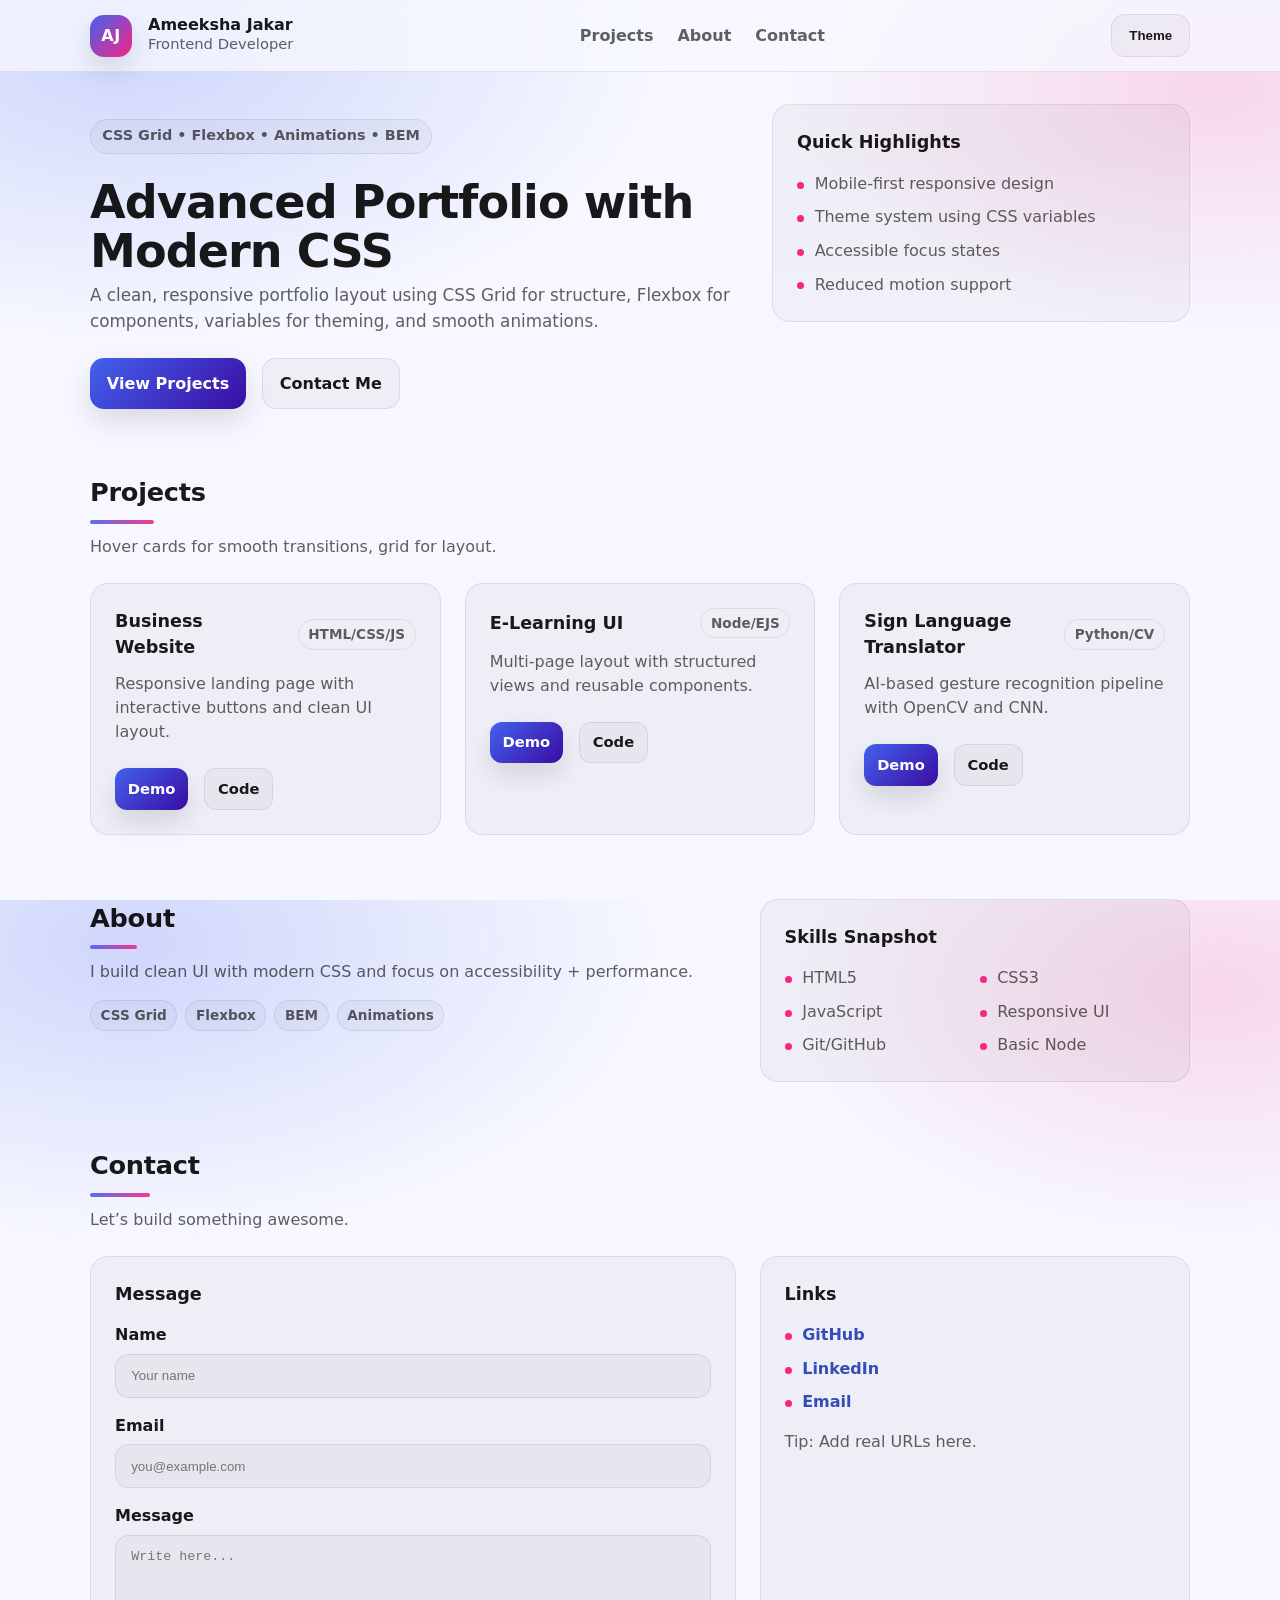
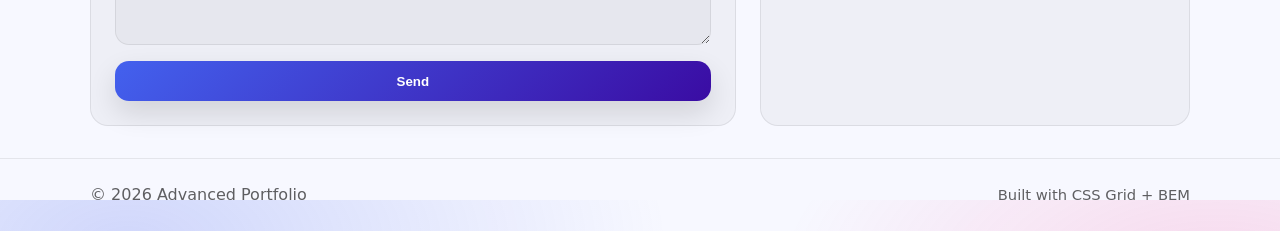
<file: advanced-portfolio/index.html>
<!doctype html>
<html lang="en" data-theme="light">
<head>
  <meta charset="utf-8" />
  <meta name="viewport" content="width=device-width, initial-scale=1" />
  <title>Advanced Portfolio</title>
  <link rel="stylesheet" href="css/style.css" />
</head>
<body>
  <a class="skip-link" href="#main">Skip to content</a>

  <div class="layout">
    <!-- HEADER -->
    <header class="header">
      <div class="container header__inner">
        <div class="header__brand">
          <span class="header__logo" aria-hidden="true">AJ</span>
          <div class="header__text">
            <p class="header__name">Ameeksha Jakar</p>
            <p class="header__role">Frontend Developer</p>
          </div>
        </div>

        <nav class="nav" aria-label="Primary">
          <ul class="nav__list">
            <li class="nav__item"><a class="nav__link" href="#projects">Projects</a></li>
            <li class="nav__item"><a class="nav__link" href="#about">About</a></li>
            <li class="nav__item"><a class="nav__link" href="#contact">Contact</a></li>
          </ul>
        </nav>

        <button class="btn btn--ghost header__theme" type="button" aria-label="Toggle theme">
          Theme
        </button>
      </div>
    </header>

    <!-- MAIN -->
    <main id="main" class="main">
      <!-- HERO -->
      <section class="hero">
        <div class="container hero__grid">
          <div class="hero__content">
            <p class="badge">CSS Grid • Flexbox • Animations • BEM</p>
            <h1 class="hero__title">Advanced Portfolio with Modern CSS</h1>
            <p class="hero__subtitle">
              A clean, responsive portfolio layout using CSS Grid for structure, Flexbox for components,
              variables for theming, and smooth animations.
            </p>

            <div class="hero__actions">
              <a class="btn btn--primary" href="#projects">View Projects</a>
              <a class="btn btn--ghost" href="#contact">Contact Me</a>
            </div>
          </div>

          <div class="hero__card card card--featured">
            <h2 class="card__title">Quick Highlights</h2>
            <ul class="list">
              <li class="list__item">Mobile-first responsive design</li>
              <li class="list__item">Theme system using CSS variables</li>
              <li class="list__item">Accessible focus states</li>
              <li class="list__item">Reduced motion support</li>
            </ul>
          </div>
        </div>
      </section>

      <!-- PROJECTS -->
      <section id="projects" class="section projects">
        <div class="container">
          <h2 class="section__title">Projects</h2>
          <p class="section__desc">Hover cards for smooth transitions, grid for layout.</p>

          <div class="projects__grid">
            <article class="card project-card">
              <div class="card__meta">
                <h3 class="card__title">Business Website</h3>
                <span class="pill">HTML/CSS/JS</span>
              </div>
              <p class="card__text">
                Responsive landing page with interactive buttons and clean UI layout.
              </p>
              <div class="card__actions">
                <a class="btn btn--small btn--primary" href="#" aria-label="Open project demo">Demo</a>
                <a class="btn btn--small btn--ghost" href="#" aria-label="Open project code">Code</a>
              </div>
            </article>

            <article class="card project-card">
              <div class="card__meta">
                <h3 class="card__title">E-Learning UI</h3>
                <span class="pill">Node/EJS</span>
              </div>
              <p class="card__text">
                Multi-page layout with structured views and reusable components.
              </p>
              <div class="card__actions">
                <a class="btn btn--small btn--primary" href="#">Demo</a>
                <a class="btn btn--small btn--ghost" href="#">Code</a>
              </div>
            </article>

            <article class="card project-card">
              <div class="card__meta">
                <h3 class="card__title">Sign Language Translator</h3>
                <span class="pill">Python/CV</span>
              </div>
              <p class="card__text">
                AI-based gesture recognition pipeline with OpenCV and CNN.
              </p>
              <div class="card__actions">
                <a class="btn btn--small btn--primary" href="#">Demo</a>
                <a class="btn btn--small btn--ghost" href="#">Code</a>
              </div>
            </article>
          </div>
        </div>
      </section>

      <!-- ABOUT -->
      <section id="about" class="section about">
        <div class="container about__grid">
          <div class="about__content">
            <h2 class="section__title">About</h2>
            <p class="section__desc">
              I build clean UI with modern CSS and focus on accessibility + performance.
            </p>
            <div class="about__tags">
              <span class="pill pill--soft">CSS Grid</span>
              <span class="pill pill--soft">Flexbox</span>
              <span class="pill pill--soft">BEM</span>
              <span class="pill pill--soft">Animations</span>
            </div>
          </div>

          <aside class="card about__card">
            <h3 class="card__title">Skills Snapshot</h3>
            <ul class="list list--cols">
              <li class="list__item">HTML5</li>
              <li class="list__item">CSS3</li>
              <li class="list__item">JavaScript</li>
              <li class="list__item">Responsive UI</li>
              <li class="list__item">Git/GitHub</li>
              <li class="list__item">Basic Node</li>
            </ul>
          </aside>
        </div>
      </section>

      <!-- CONTACT -->
      <section id="contact" class="section contact">
        <div class="container">
          <h2 class="section__title">Contact</h2>
          <p class="section__desc">Let’s build something awesome.</p>

          <div class="contact__grid">
            <div class="card contact__card">
              <h3 class="card__title">Message</h3>
              <form class="form">
                <label class="form__label">
                  Name
                  <input class="form__input" type="text" placeholder="Your name" required />
                </label>
                <label class="form__label">
                  Email
                  <input class="form__input" type="email" placeholder="you@example.com" required />
                </label>
                <label class="form__label">
                  Message
                  <textarea class="form__input form__input--area" rows="4" placeholder="Write here..." required></textarea>
                </label>
                <button class="btn btn--primary" type="submit">Send</button>
              </form>
            </div>

            <div class="card contact__card">
              <h3 class="card__title">Links</h3>
              <ul class="list">
                <li class="list__item"><a class="link" href="#">GitHub</a></li>
                <li class="list__item"><a class="link" href="#">LinkedIn</a></li>
                <li class="list__item"><a class="link" href="#">Email</a></li>
              </ul>
              <p class="muted">Tip: Add real URLs here.</p>
            </div>
          </div>
        </div>
      </section>
    </main>

    <!-- FOOTER -->
    <footer class="footer">
      <div class="container footer__inner">
        <p class="footer__text">© <span id="year"></span> Advanced Portfolio</p>
        <p class="footer__text footer__text--small">Built with CSS Grid + BEM</p>
      </div>
    </footer>
  </div>

  <script>
    document.getElementById("year").textContent = new Date().getFullYear();

    const btn = document.querySelector(".header__theme");
    btn.addEventListener("click", () => {
      const html = document.documentElement;
      const next = html.getAttribute("data-theme") === "dark" ? "light" : "dark";
      html.setAttribute("data-theme", next);
    });
  </script>
</body>
</html>
</file>
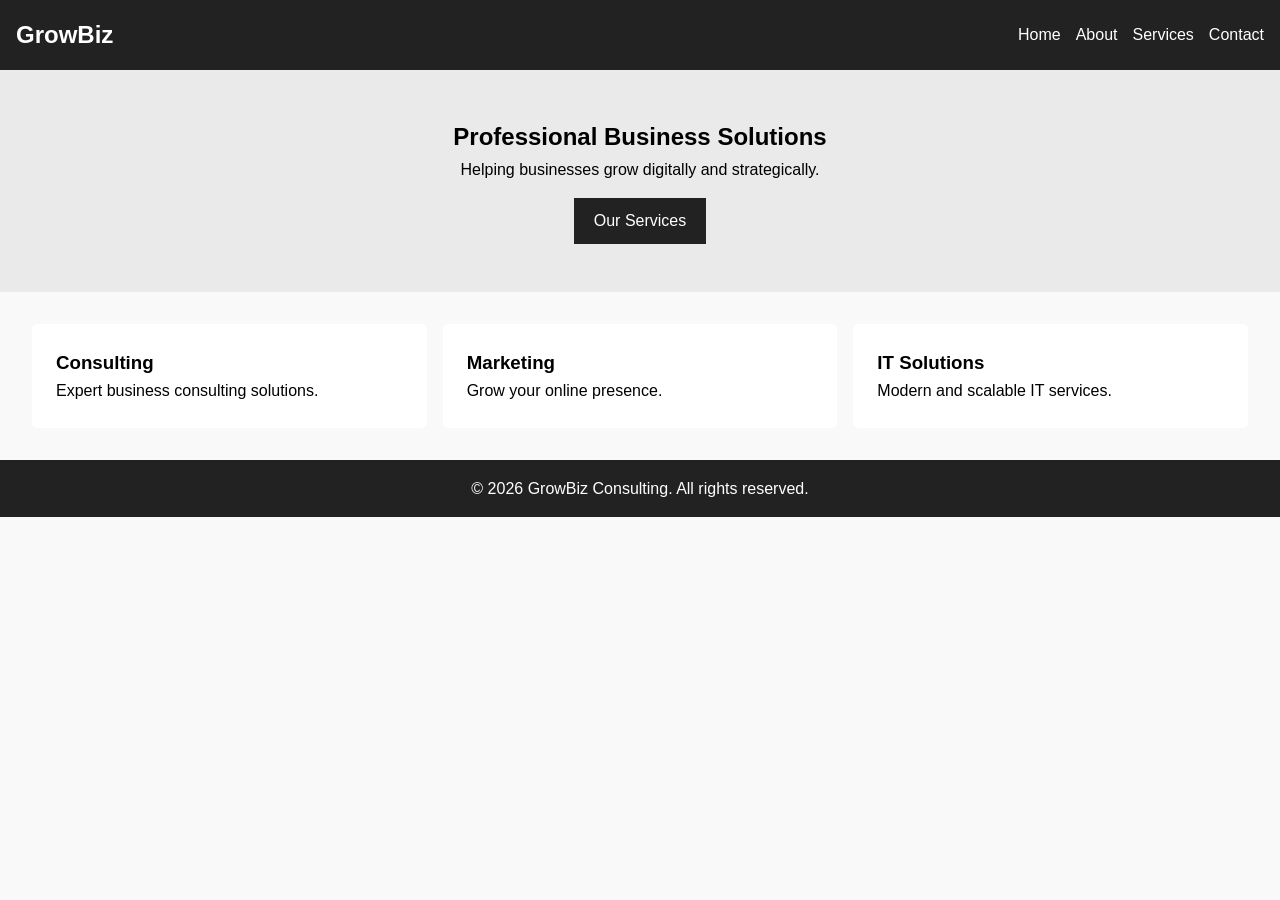
<file: buisness-website/index.html>
<!DOCTYPE html>
<html lang="en">
<head>
  <meta charset="UTF-8">
  <meta name="viewport" content="width=device-width, initial-scale=1.0">
  <title>GrowBiz Consulting</title>
  <link rel="stylesheet" href="css/style.css">
</head>
<body>

<header>
  <nav class="navbar">
    <h1>GrowBiz</h1>
    <ul>
      <li><a href="index.html">Home</a></li>
      <li><a href="about.html">About</a></li>
      <li><a href="services.html">Services</a></li>
      <li><a href="contact.html">Contact</a></li>
    </ul>
  </nav>
</header>

<section class="hero">
  <h2>Professional Business Solutions</h2>
  <p>Helping businesses grow digitally and strategically.</p>
  <a href="services.html" class="btn">Our Services</a>
</section>

<section class="services-preview">
  <div class="card">
    <h3>Consulting</h3>
    <p>Expert business consulting solutions.</p>
  </div>
  <div class="card">
    <h3>Marketing</h3>
    <p>Grow your online presence.</p>
  </div>
  <div class="card">
    <h3>IT Solutions</h3>
    <p>Modern and scalable IT services.</p>
  </div>
</section>

<footer>
  <p>© 2026 GrowBiz Consulting. All rights reserved.</p>
</footer>

</body>
</html>
</file>
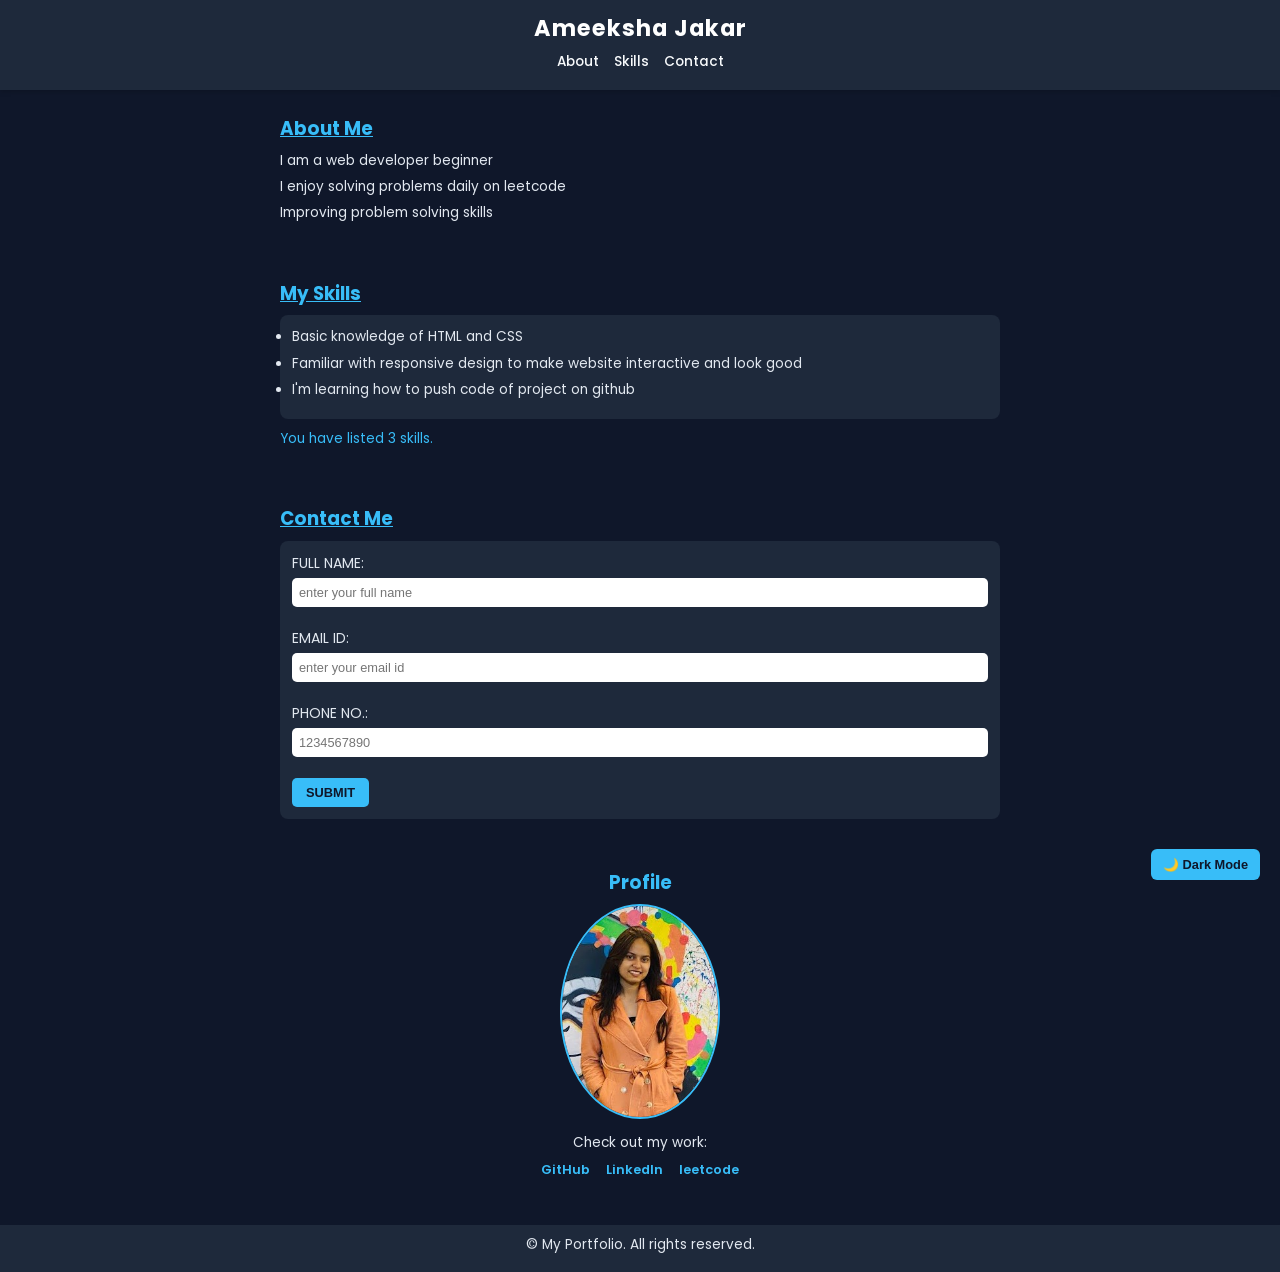
<file: week1/index.html>
<!DOCTYPE html>
<html lang="en">
<head>
    <meta charset="UTF-8">
    <meta name="viewport" content="width=device-width, initial-scale=1.0">
    <title>MY PORTFOLIO</title>
</head>
<link rel="stylesheet" href="styles.css">

<body>
    <header>
        <h1>Ameeksha Jakar</h1>
        <nav>
             <ul>
                <li><a href="#about">About</a></li>
                <li><a href="#skills">Skills</a></li>
                <li><a href="#contact">Contact</a></li>
            </ul>
        </nav>
     </header>
        <section id="about">
            <h2 style="text-decoration: underline ">About Me</h2>
            <p>I am a web developer beginner</p>
            <p>I enjoy solving problems daily on leetcode</p>
            <p>Improving problem solving skills</p>
        </section>
        <section id="skills">
                <h2 style="text-decoration: underline">My Skills</h2>
            <ul>
                <li>Basic knowledge of HTML and CSS</li>
                <li>Familiar with responsive design to make website interactive and look good</li>
                <li>I'm learning how to push code of project on github</li>
            </ul>
        </section>
        <section id="contact">
        <h2 style="text-decoration: underline">Contact Me</h2>
        <form action="#" method="post">
            <label for="name:">FULL NAME:</label><br>
            <input type="text" placeholder="enter your full name"> <br><br>
             <label for="name:">EMAIL ID:</label><br>
            <input type="text" placeholder="enter your email id"> <br><br>
             <label for="name:">PHONE NO.:</label><br>
            <input type="text" placeholder="1234567890"> <br><br>
            <button id="submit">SUBMIT</button>
        </section>
    </script>
    <section id="profile">
        <h2>Profile</h2>
        <img src="./ameeksha.jpg" alt="My Profile Picture" width="200">
        <p>Check out my work:</p>
        <ul>
            <li><a href="https://github.com/Ameeksha22/" target="_blank">GitHub</a></li>
            <li><a href="https://www.linkedin.com/in/ameeksha-jakar-221068319/" target="_blank">LinkedIn</a></li>
            <li><a href="https://leetcode.com/u/jakarameeksha/" target="_blank">leetcode</a></li>
        </ul>
    </section>
    <footer> <p>&copy; My Portfolio. All rights reserved.</p> </footer>
    <script src="script.js"></script>
</body>
</html>
</file>
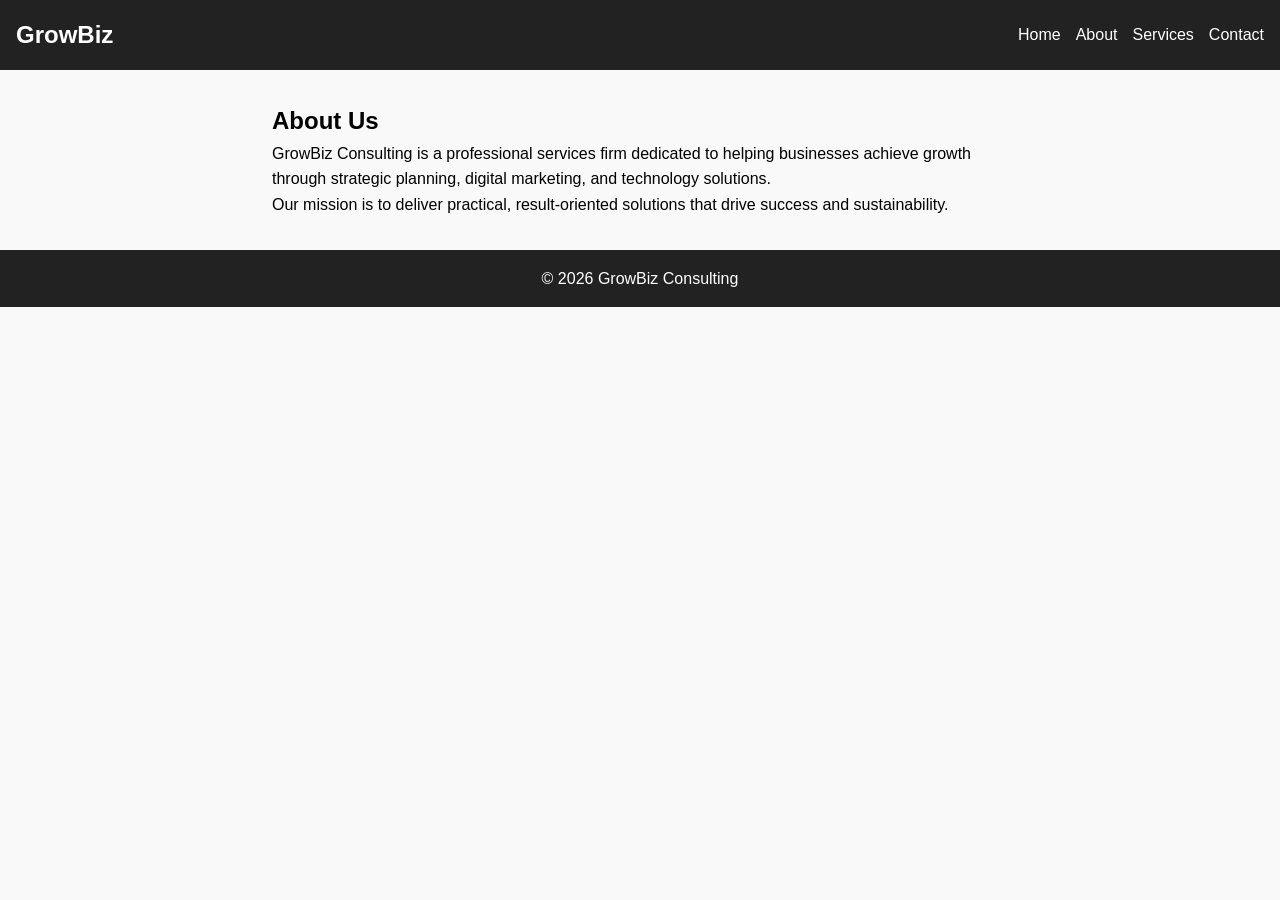
<file: buisness-website/about.html>
<!DOCTYPE html>
<html lang="en">
<head>
  <meta charset="UTF-8">
  <meta name="viewport" content="width=device-width, initial-scale=1.0">
  <title>About Us | GrowBiz</title>
  <link rel="stylesheet" href="css/style.css">
</head>
<body>

<header>
  <nav class="navbar">
    <h1>GrowBiz</h1>
    <ul>
      <li><a href="index.html">Home</a></li>
      <li><a href="about.html">About</a></li>
      <li><a href="services.html">Services</a></li>
      <li><a href="contact.html">Contact</a></li>
    </ul>
  </nav>
</header>

<section class="content">
  <h2>About Us</h2>
  <p>
    GrowBiz Consulting is a professional services firm dedicated to helping
    businesses achieve growth through strategic planning, digital marketing,
    and technology solutions.
  </p>
  <p>
    Our mission is to deliver practical, result-oriented solutions that drive
    success and sustainability.
  </p>
</section>

<footer>
  <p>© 2026 GrowBiz Consulting</p>
</footer>

</body>
</html>
</file>
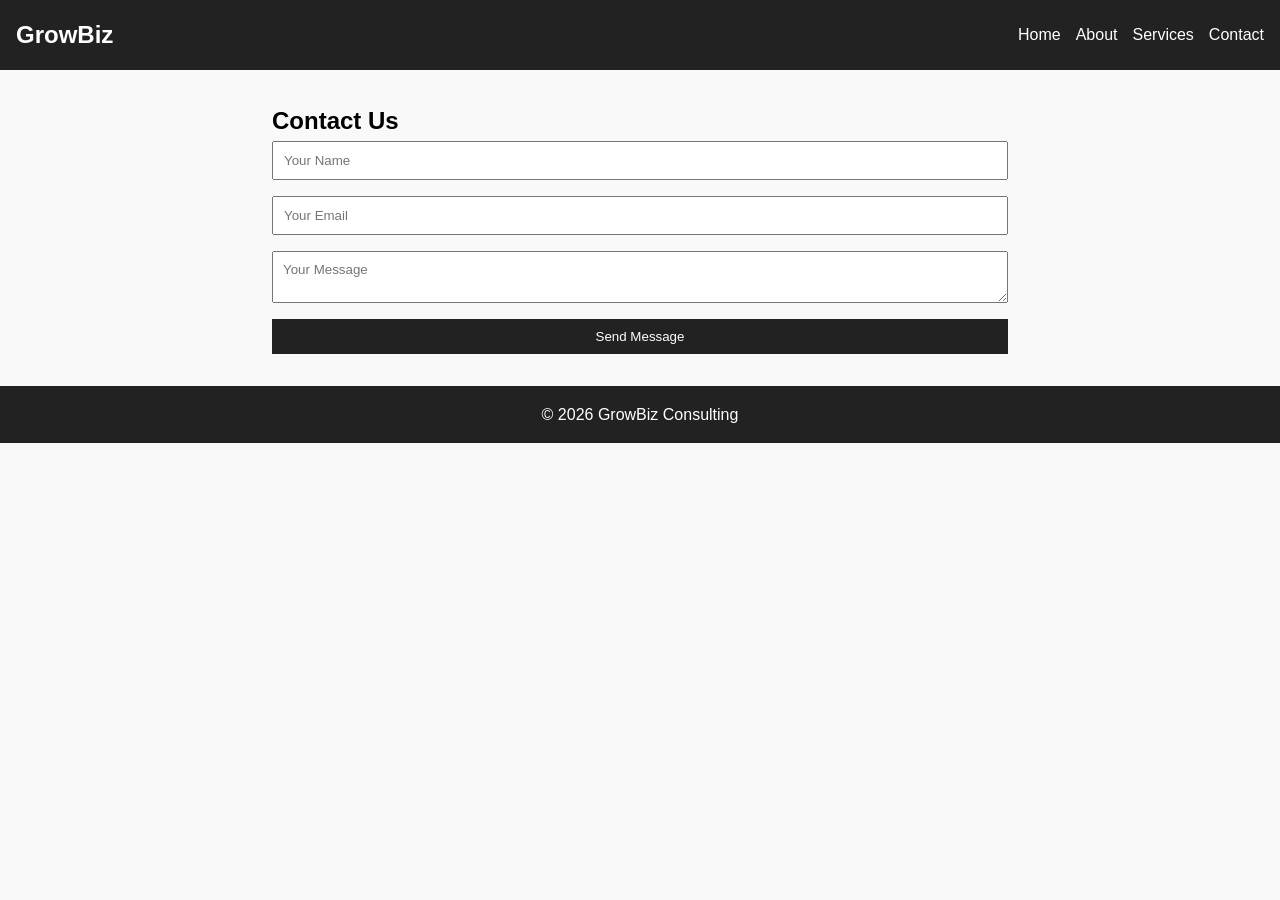
<file: buisness-website/contact.html>
<!DOCTYPE html>
<html lang="en">
<head>
  <meta charset="UTF-8">
  <meta name="viewport" content="width=device-width, initial-scale=1.0">
  <title>Contact | GrowBiz</title>
  <link rel="stylesheet" href="css/style.css">
</head>
<body>

<header>
  <nav class="navbar">
    <h1>GrowBiz</h1>
    <ul>
      <li><a href="index.html">Home</a></li>
      <li><a href="about.html">About</a></li>
      <li><a href="services.html">Services</a></li>
      <li><a href="contact.html">Contact</a></li>
    </ul>
  </nav>
</header>

<section class="content">
  <h2>Contact Us</h2>

  <form id="contactForm">
    <input type="text" id="name" placeholder="Your Name">
    <input type="email" id="email" placeholder="Your Email">
    <textarea id="message" placeholder="Your Message"></textarea>
    <button type="submit">Send Message</button>
  </form>
</section>

<footer>
  <p>© 2026 GrowBiz Consulting</p>
</footer>

<script src="js/script.js"></script>
</body>
</html>
</file>
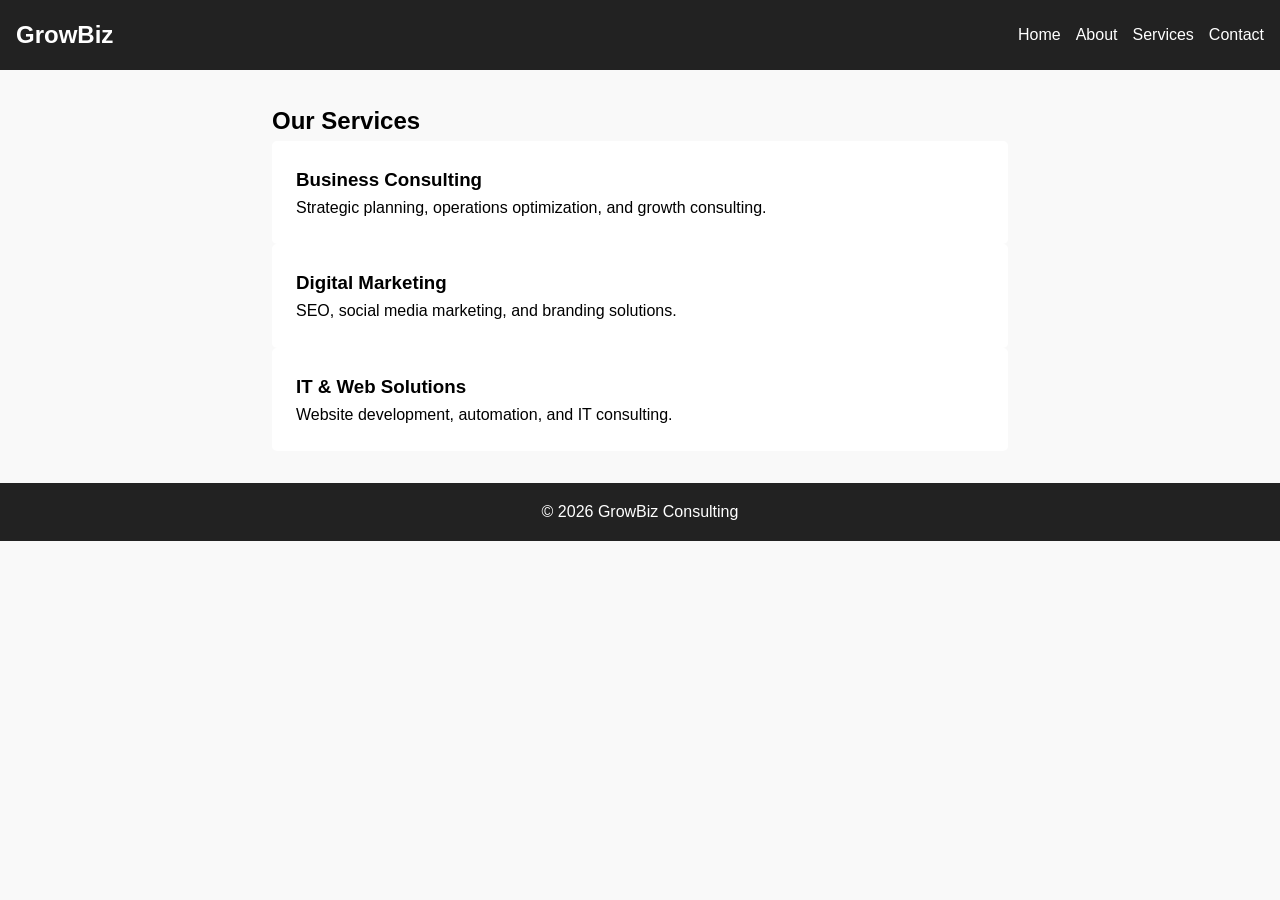
<file: buisness-website/services.html>
<!DOCTYPE html>
<html lang="en">
<head>
  <meta charset="UTF-8">
  <meta name="viewport" content="width=device-width, initial-scale=1.0">
  <title>Services | GrowBiz</title>
  <link rel="stylesheet" href="css/style.css">
</head>
<body>

<header>
  <nav class="navbar">
    <h1>GrowBiz</h1>
    <ul>
      <li><a href="index.html">Home</a></li>
      <li><a href="about.html">About</a></li>
      <li><a href="services.html">Services</a></li>
      <li><a href="contact.html">Contact</a></li>
    </ul>
  </nav>
</header>

<section class="content">
  <h2>Our Services</h2>

  <div class="service-box">
    <h3>Business Consulting</h3>
    <p>Strategic planning, operations optimization, and growth consulting.</p>
  </div>

  <div class="service-box">
    <h3>Digital Marketing</h3>
    <p>SEO, social media marketing, and branding solutions.</p>
  </div>

  <div class="service-box">
    <h3>IT & Web Solutions</h3>
    <p>Website development, automation, and IT consulting.</p>
  </div>
</section>

<footer>
  <p>© 2026 GrowBiz Consulting</p>
</footer>

</body>
</html>
</file>
<file: advanced-portfolio/css/style.css>
/* =========================
   THEME (CSS VARIABLES)
========================= */
:root {
  --bg: #0b1020;
  --surface: rgba(255, 255, 255, 0.06);
  --text: rgba(255, 255, 255, 0.92);
  --muted: rgba(255, 255, 255, 0.70);

  --primary: #4361ee;
  --secondary: #3a0ca3;
  --accent: #f72585;

  --ring: rgba(67, 97, 238, 0.55);

  --radius: 18px;
  --shadow: 0 10px 30px rgba(0,0,0,0.25);
  --border: 1px solid rgba(255,255,255,0.10);

  --space-1: 0.5rem;
  --space-2: 1rem;
  --space-3: 1.5rem;
  --space-4: 2rem;

  --container: 1100px;
}

/* Light theme override */
html[data-theme="light"] {
  --bg: #f7f8ff;
  --surface: rgba(0, 0, 0, 0.04);
  --text: rgba(0, 0, 0, 0.90);
  --muted: rgba(0, 0, 0, 0.62);
  --border: 1px solid rgba(0,0,0,0.08);
  --shadow: 0 12px 28px rgba(0,0,0,0.12);
  --ring: rgba(58, 12, 163, 0.35);
}

/* =========================
   BASE / RESET
========================= */
*,
*::before,
*::after {
  box-sizing: border-box;
}

html, body {
  height: 100%;
}

body {
  margin: 0;
  font-family: ui-sans-serif, system-ui, -apple-system, Segoe UI, Roboto, Arial, "Apple Color Emoji","Segoe UI Emoji";
  color: var(--text);
  background: radial-gradient(900px 500px at 10% 5%, rgba(67,97,238,0.22), transparent 60%),
              radial-gradient(800px 450px at 95% 10%, rgba(247,37,133,0.16), transparent 55%),
              var(--bg);
  line-height: 1.5;
}

a {
  color: inherit;
  text-decoration: none;
}

.container {
  width: min(100% - 2rem, var(--container));
  margin-inline: auto;
}

.skip-link {
  position: absolute;
  left: -999px;
  top: 0;
  padding: var(--space-2);
  background: var(--primary);
  color: white;
  border-radius: 10px;
}
.skip-link:focus {
  left: 1rem;
  top: 1rem;
  z-index: 999;
}

/* Advanced selector: apply focus styling to links/buttons consistently */
:is(a, button, input, textarea):focus-visible {
  outline: 3px solid var(--ring);
  outline-offset: 3px;
}

/* =========================
   LAYOUT (CSS GRID)
========================= */
.layout {
  min-height: 100vh;
  display: grid;
  grid-template-rows: auto 1fr auto;
}

/* =========================
   HEADER (BEM)
========================= */
.header {
  position: sticky;
  top: 0;
  z-index: 50;
  backdrop-filter: blur(10px);
  background: color-mix(in oklab, var(--bg) 75%, transparent);
  border-bottom: var(--border);
}

.header__inner {
  display: flex;
  align-items: center;
  justify-content: space-between;
  gap: var(--space-2);
  padding: 0.9rem 0;
}

.header__brand {
  display: flex;
  align-items: center;
  gap: var(--space-2);
}

.header__logo {
  width: 42px;
  height: 42px;
  border-radius: 14px;
  display: grid;
  place-items: center;
  background: linear-gradient(135deg, var(--primary), var(--accent));
  color: white;
  font-weight: 800;
  letter-spacing: 0.5px;
  box-shadow: var(--shadow);
}

.header__name {
  margin: 0;
  font-weight: 800;
  line-height: 1.1;
}
.header__role {
  margin: 0;
  color: var(--muted);
  font-size: 0.92rem;
}

.nav__list {
  display: none; /* mobile-first */
  list-style: none;
  padding: 0;
  margin: 0;
  gap: var(--space-3);
}

.nav__link {
  color: var(--muted);
  font-weight: 600;
  position: relative;
}

/* pseudo-element underline */
.nav__link::after {
  content: "";
  position: absolute;
  left: 0;
  bottom: -0.4rem;
  width: 0%;
  height: 2px;
  background: linear-gradient(90deg, var(--primary), var(--accent));
  transition: width 0.25s ease;
}
.nav__link:hover::after {
  width: 100%;
}
.nav__link:hover {
  color: var(--text);
}

@media (min-width: 768px) {
  .nav__list {
    display: flex;
    align-items: center;
  }
}

/* =========================
   BUTTONS (BEM + modifiers)
========================= */
.btn {
  border: var(--border);
  background: transparent;
  color: var(--text);
  padding: 0.8rem 1.05rem;
  border-radius: 14px;
  font-weight: 700;
  cursor: pointer;
  transition: transform 0.18s ease, box-shadow 0.18s ease, background 0.18s ease;
  display: inline-flex;
  align-items: center;
  justify-content: center;
  gap: 0.5rem;
}

.btn--primary {
  border: none;
  background: linear-gradient(135deg, var(--primary), var(--secondary));
  color: white;
  box-shadow: var(--shadow);
}
.btn--ghost {
  background: color-mix(in oklab, var(--surface) 85%, transparent);
}
.btn--small {
  padding: 0.55rem 0.8rem;
  border-radius: 12px;
  font-size: 0.92rem;
}

.btn:hover {
  transform: translateY(-2px);
  box-shadow: var(--shadow);
}

/* =========================
   HERO
========================= */
.hero {
  padding: var(--space-4) 0;
}

.hero__grid {
  display: grid;
  gap: var(--space-4);
  align-items: start;
}

.hero__title {
  margin: 0.6rem 0 0.4rem;
  font-size: clamp(2rem, 3.6vw, 3.2rem);
  line-height: 1.08;
  letter-spacing: -0.02em;
}

.hero__subtitle {
  margin: 0;
  color: var(--muted);
  font-size: 1.05rem;
  max-width: 60ch;
}

.hero__actions {
  margin-top: var(--space-3);
  display: flex;
  gap: var(--space-2);
  flex-wrap: wrap;
}

@media (min-width: 900px) {
  .hero__grid {
    grid-template-columns: 1.4fr 0.9fr;
  }
}

.badge {
  display: inline-block;
  padding: 0.35rem 0.7rem;
  border-radius: 999px;
  border: var(--border);
  background: color-mix(in oklab, var(--surface) 80%, transparent);
  color: var(--muted);
  font-weight: 700;
  font-size: 0.9rem;
}

/* =========================
   SECTIONS
========================= */
.section {
  padding: var(--space-4) 0;
}

.section__title {
  margin: 0;
  font-size: 1.6rem;
  letter-spacing: -0.01em;
  position: relative;
  display: inline-block;
}

/* fancy underline */
.section__title::after {
  content: "";
  display: block;
  height: 4px;
  width: 55%;
  margin-top: 0.5rem;
  border-radius: 999px;
  background: linear-gradient(90deg, var(--primary), var(--accent));
  opacity: 0.9;
}

.section__desc {
  margin: 0.7rem 0 0;
  color: var(--muted);
}

/* =========================
   CARDS + LISTS
========================= */
.card {
  border: var(--border);
  background: color-mix(in oklab, var(--surface) 88%, transparent);
  border-radius: var(--radius);
  padding: var(--space-3);
  box-shadow: 0 0 0 rgba(0,0,0,0);
}

.card--featured {
  background: linear-gradient(
    180deg,
    color-mix(in oklab, var(--surface) 92%, transparent),
    color-mix(in oklab, var(--surface) 70%, transparent)
  );
}

.card__title {
  margin: 0;
  font-size: 1.1rem;
}

.card__text {
  margin: 0.7rem 0 0;
  color: var(--muted);
}

.card__meta {
  display: flex;
  align-items: center;
  justify-content: space-between;
  gap: var(--space-2);
}

.card__actions {
  margin-top: var(--space-3);
  display: flex;
  gap: var(--space-2);
  flex-wrap: wrap;
}

/* =========================
   PROJECTS GRID (CSS GRID)
========================= */
.projects__grid {
  margin-top: var(--space-3);
  display: grid;
  grid-template-columns: 1fr; /* mobile-first */
  gap: var(--space-3);
}

@media (min-width: 700px) {
  .projects__grid {
    grid-template-columns: repeat(2, minmax(0, 1fr));
  }
}
@media (min-width: 1024px) {
  .projects__grid {
    grid-template-columns: repeat(3, minmax(0, 1fr));
  }
}

/* animation + transition like your sample */
.project-card {
  transform: translateY(0);
  transition: transform 0.25s ease, box-shadow 0.25s ease;
  animation: fadeUp 0.55s ease-out both;
}

.project-card:hover {
  transform: translateY(-8px);
  box-shadow: var(--shadow);
}

/* stagger using nth-child (advanced selector) */
.project-card:nth-child(1) { animation-delay: 0.05s; }
.project-card:nth-child(2) { animation-delay: 0.12s; }
.project-card:nth-child(3) { animation-delay: 0.18s; }

@keyframes fadeUp {
  from { opacity: 0; transform: translateY(18px); }
  to   { opacity: 1; transform: translateY(0); }
}

/* =========================
   ABOUT
========================= */
.about__grid {
  display: grid;
  gap: var(--space-3);
}

.about__tags {
  margin-top: var(--space-2);
  display: flex;
  gap: var(--space-1);
  flex-wrap: wrap;
}

@media (min-width: 900px) {
  .about__grid {
    grid-template-columns: 1.2fr 0.8fr;
    align-items: start;
  }
}

/* =========================
   CONTACT
========================= */
.contact__grid {
  margin-top: var(--space-3);
  display: grid;
  gap: var(--space-3);
}

@media (min-width: 900px) {
  .contact__grid {
    grid-template-columns: 1.2fr 0.8fr;
  }
}

.form {
  margin-top: var(--space-2);
  display: grid;
  gap: var(--space-2);
}

.form__label {
  display: grid;
  gap: 0.4rem;
  font-weight: 700;
}

.form__input {
  border: var(--border);
  background: color-mix(in oklab, var(--surface) 75%, transparent);
  color: var(--text);
  padding: 0.85rem 0.95rem;
  border-radius: 14px;
  transition: box-shadow 0.2s ease, transform 0.2s ease;
}

.form__input--area {
  resize: vertical;
  min-height: 110px;
}

/* Advanced selector: only inputs that are valid get a subtle style */
.form__input:valid {
  box-shadow: 0 0 0 2px color-mix(in oklab, var(--primary) 22%, transparent);
}

.link {
  color: color-mix(in oklab, var(--primary) 80%, var(--text));
  font-weight: 800;
}
.link:hover {
  text-decoration: underline;
}

.muted {
  color: var(--muted);
  margin: var(--space-2) 0 0;
}

/* =========================
   LIST + PILL
========================= */
.list {
  list-style: none;
  padding: 0;
  margin: var(--space-2) 0 0;
  display: grid;
  gap: 0.6rem;
}
.list--cols {
  grid-template-columns: repeat(2, minmax(0, 1fr));
}

.list__item {
  padding-left: 1.1rem;
  position: relative;
  color: var(--muted);
}
.list__item::before {
  content: "";
  position: absolute;
  left: 0;
  top: 0.62rem;
  width: 7px;
  height: 7px;
  border-radius: 999px;
  background: var(--accent);
}

.pill {
  padding: 0.25rem 0.6rem;
  border-radius: 999px;
  border: var(--border);
  font-size: 0.85rem;
  color: var(--muted);
  font-weight: 800;
}
.pill--soft {
  background: color-mix(in oklab, var(--surface) 78%, transparent);
}

/* =========================
   FOOTER
========================= */
.footer {
  border-top: var(--border);
  padding: var(--space-3) 0;
}
.footer__inner {
  display: flex;
  align-items: baseline;
  justify-content: space-between;
  gap: var(--space-2);
  flex-wrap: wrap;
}
.footer__text {
  margin: 0;
  color: var(--muted);
}
.footer__text--small {
  font-size: 0.92rem;
}

/* =========================
   MOTION ACCESSIBILITY
========================= */
@media (prefers-reduced-motion: reduce) {
  * {
    animation: none !important;
    transition: none !important;
    scroll-behavior: auto !important;
  }
}
</file>
<file: buisness-website/css/style.css>
* {
  margin: 0;
  padding: 0;
  box-sizing: border-box;
  font-family: Arial, sans-serif;
}

body {
  line-height: 1.6;
  background: #f9f9f9;
}

/* Navbar */
.navbar {
  display: flex;
  justify-content: space-between;
  align-items: center;
  padding: 1rem;
  background: #222;
}

.navbar h1 {
  color: #fff;
}

.navbar ul {
  list-style: none;
  display: flex;
}

.navbar ul li a {
  color: #fff;
  text-decoration: none;
  margin-left: 15px;
}

/* Hero */
.hero {
  padding: 3rem;
  text-align: center;
  background: #eaeaea;
}

.btn {
  display: inline-block;
  margin-top: 1rem;
  padding: 10px 20px;
  background: #222;
  color: white;
  text-decoration: none;
}

/* Content */
.content {
  padding: 2rem;
  max-width: 800px;
  margin: auto;
}

/* Cards */
.services-preview {
  display: flex;
  gap: 1rem;
  padding: 2rem;
}

.card, .service-box {
  background: white;
  padding: 1.5rem;
  border-radius: 5px;
  flex: 1;
}

/* Form */
form {
  display: flex;
  flex-direction: column;
}

form input, form textarea {
  margin-bottom: 1rem;
  padding: 10px;
}

form button {
  padding: 10px;
  background: #222;
  color: white;
  border: none;
  cursor: pointer;
}

/* Footer */
footer {
  text-align: center;
  padding: 1rem;
  background: #222;
  color: white;
}

/* Responsive */
@media (max-width: 768px) {
  .services-preview {
    flex-direction: column;
  }

  .navbar ul {
    flex-direction: column;
  }
}
</file>
<file: week1/styles.css>
@import url('https://fonts.googleapis.com/css2?family=Poppins:wght@300;500;700&display=swap');

* {
  margin: 0;
  padding: 0;
  box-sizing: border-box;
}

body {
  font-family: 'Poppins', sans-serif;
  background-color: #0f172a;
  color: #e2e8f0;
  line-height: 1.5;
  font-size: 14px;
}

header {
  background-color: #1e293b;
  color: #fff;
  padding: 12px;
  text-align: center;
  box-shadow: 0 1px 6px rgba(0, 0, 0, 0.2);
}

header h1 {
  font-size: 1.4rem;
  letter-spacing: 1px;
}

nav ul {
  display: flex;
  justify-content: center;
  gap: 15px;
  list-style: none;
  margin-top: 6px;
}

nav ul li a {
  text-decoration: none;
  color: #f8fafc;
  font-size: 0.85rem;
  font-weight: 500;
  transition: color 0.3s ease;
}

nav ul li a:hover {
  color: #38bdf8;
}

section {
  padding: 25px 15px;
  max-width: 750px;
  margin: auto;
}

h2 {
  color: #38bdf8;
  margin-bottom: 8px;
  font-size: 1.15rem;
}

p, li {
  font-size: 0.85rem;
  margin-bottom: 6px;
}

#skills ul {
  background: #1e293b;
  padding: 12px;
  border-radius: 8px;
}

form {
  background-color: #1e293b;
  padding: 12px;
  border-radius: 8px;
}

input[type="text"] {
  width: 100%;
  padding: 7px;
  margin-top: 4px;
  border-radius: 5px;
  border: none;
  outline: none;
  font-size: 0.8rem;
}

button {
  background-color: #38bdf8;
  color: #0f172a;
  border: none;
  padding: 7px 14px;
  font-weight: 600;
  font-size: 0.8rem;
  border-radius: 5px;
  cursor: pointer;
  transition: background 0.3s ease;
}

button:hover {
  background-color: #0ea5e9;
}

#profile {
  text-align: center;
}

#profile img {
  border-radius: 50%;
  border: 2px solid #38bdf8;
  margin-bottom: 8px;
  transition: transform 0.3s ease;
  width: 160px;
}

#profile img:hover {
  transform: scale(1.04);
}

#profile ul {
  list-style: none;
  padding: 0;
}

#profile ul li {
  display: inline-block;
  margin: 0 6px;
}

#profile a {
  color: #38bdf8;
  text-decoration: none;
  font-weight: 600;
  font-size: 0.8rem;
}

#profile a:hover {
  text-decoration: underline;
}

footer {
  background-color: #1e293b;
  text-align: center;
  padding: 10px 0;
  font-size: 0.75rem;
  margin-top: 20px;
}

@media (max-width: 768px) {
  nav ul {
    flex-direction: column;
    gap: 5px;
  }

  section {
    padding: 20px;
  }

  button {
    width: 100%;
  }

  header h1 {
    font-size: 1.2rem;
  }

  h2 {
    font-size: 1rem;
  }
}
</file>
